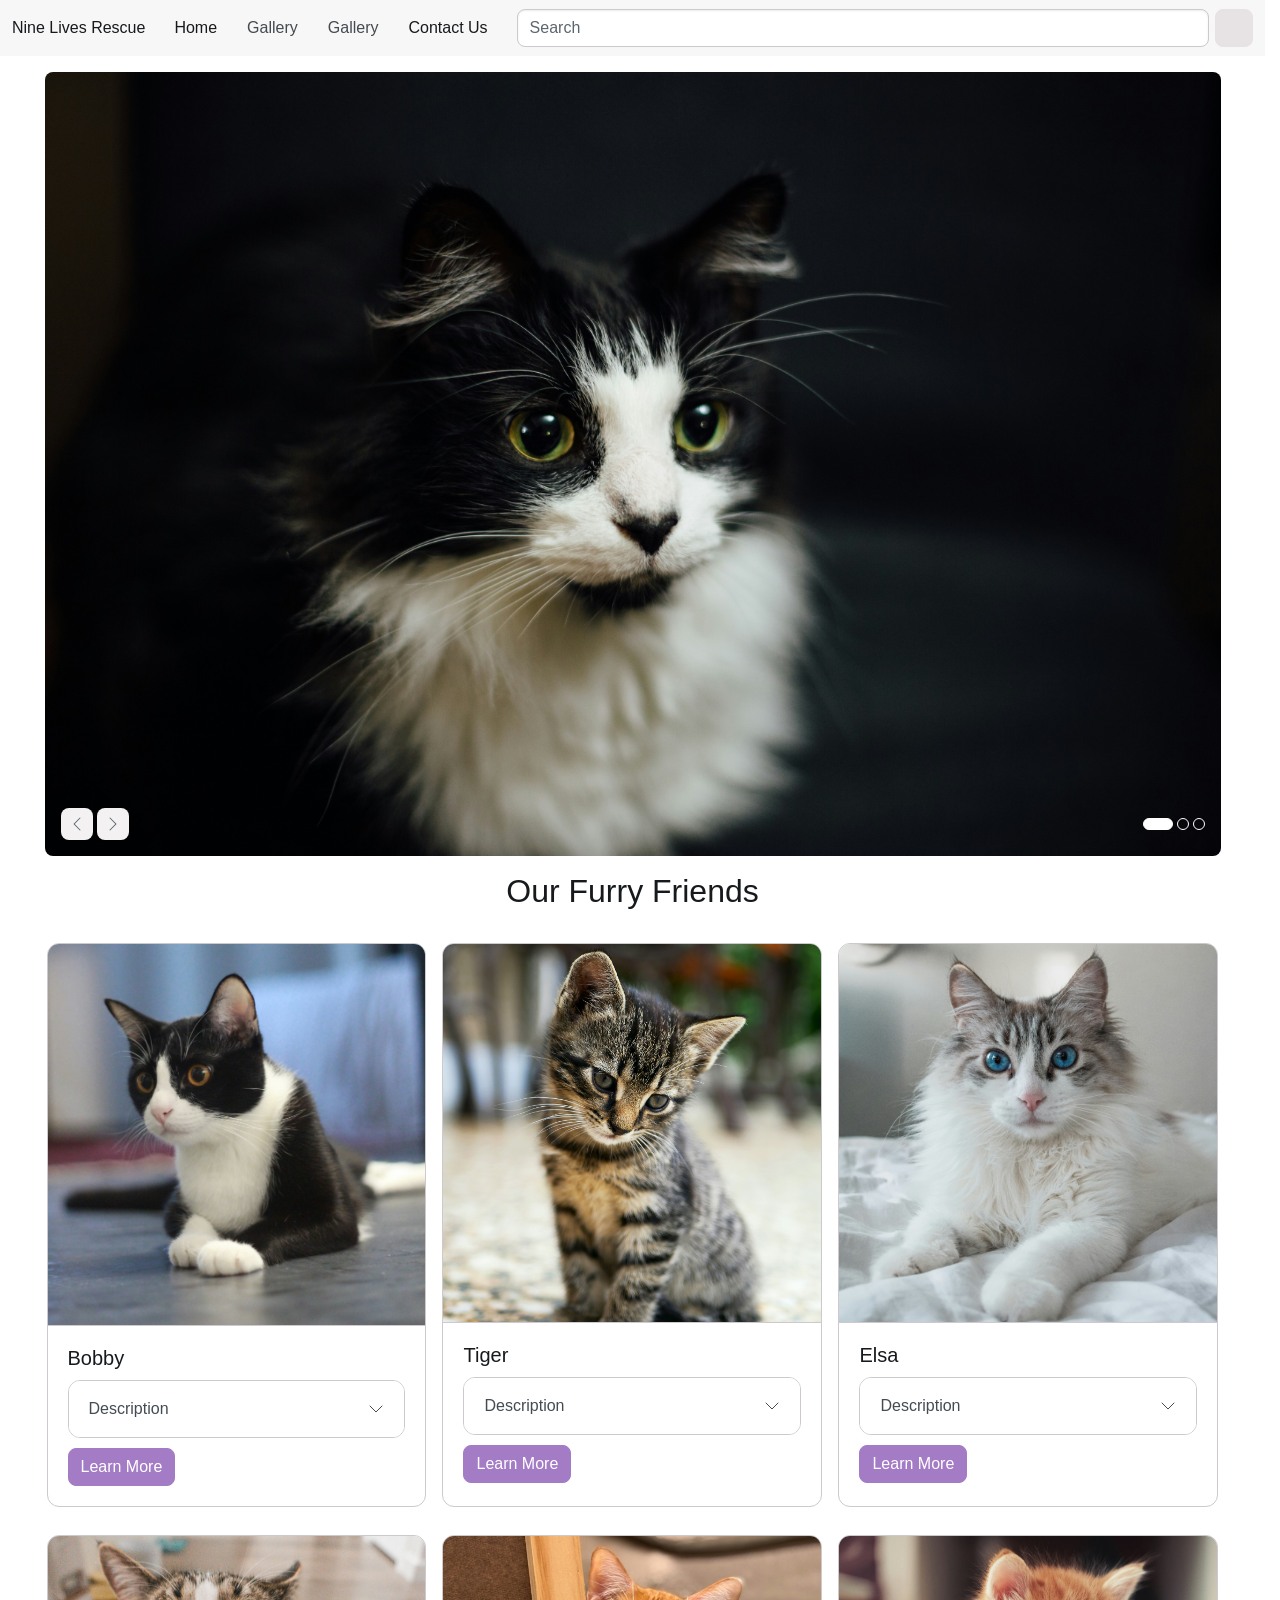
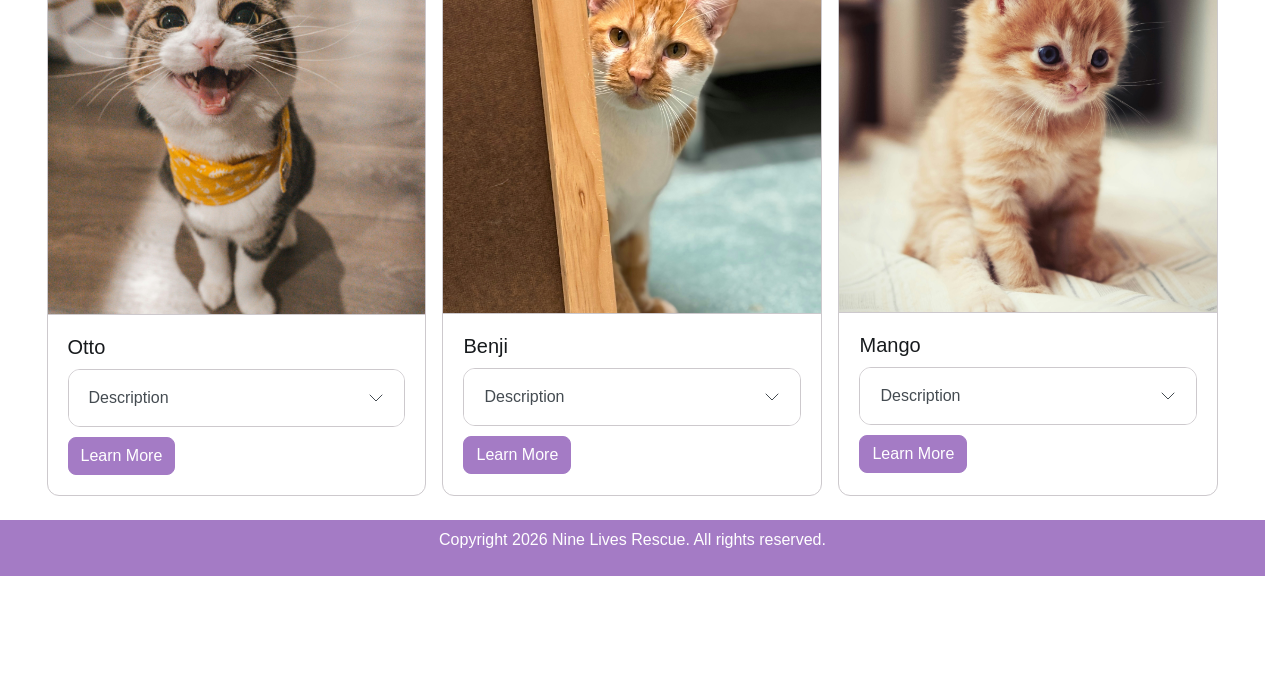
<file: index.html>
<!DOCTYPE html>
<html lang="en">
<head>
    <meta charset="UTF-8">
    <meta name="viewport" content="width=device-width, initial-scale=1.0">
    <title>Nine Lives Rescue</title>
    <link rel="stylesheet" href="css/bootstrap.min.css">
    <link rel="stylesheet" href="css/style.css">
    <script type="module" src="js/bootstrap.bundle.min.js"></script>
</head>

<body>
    <nav class="navbar md:navbar-expand bg-1">
  <div class="container-fluid">
    <a class="navbar-brand" href="#">Nine Lives Rescue</a>
    <button class="btn-icon navbar-toggler" type="button" data-bs-toggle="drawer" data-bs-target="#navbarDrawer" aria-controls="navbarDrawer" aria-expanded="false" aria-label="Toggle navigation">
      <span class="navbar-toggler-icon" aria-hidden="true"></span>
    </button>
    <dialog class="drawer drawer-end" tabindex="-1" id="navbarDrawer" aria-labelledby="navbarDrawerLabel">
      <div class="drawer-header">
        <h5 class="drawer-title" id="navbarDrawerLabel">Menu</h5>
        <button type="button" class="btn-close" data-bs-dismiss="drawer" aria-label="Close"></button>
      </div>
      <div class="drawer-body mb-2 md:mb-0">
        <ul class="nav navbar-nav me-auto">
          <li class="nav-item">
            <a class="nav-link active" aria-current="page" href="index.html">Home</a>
          </li>
          <li class="nav-item">
            <a class="nav-link" href="#">Gallery</a>
          </li>
          <li class="nav-item">
            <a class="nav-link" href="#">Gallery</a>
          </li>
          <li class="nav-item">
            <a class="nav-link active" href="contact.html">Contact Us</a>
          </li>
        </ul>
        <form class="hstack gap-2" role="search">
          <input class="form-control" type="search" placeholder="Search" aria-label="Search"/>
          <button class="btn-solid btn-icon theme-secondary" type="submit">
            <svg class="bi" width="16" height="16"><use href="#search" /></svg>
          </button>
        </form>
      </div>
    </dialog>
  </div>
</nav>

<main>

<div class="container mt-5">
  <div id="heroCarousel" class="carousel carousel-overlay slide">
  <div class="carousel-inner rounded-5">
    <div class="carousel-item active">
      <img src="images/image1.jpg" class="d-block w-100" alt="Black and white cat">
    </div>
    <div class="carousel-item">
      <img src="images/image2.jpg" class="d-block w-100" alt="Brown tabby cat">
    </div>
    <div class="carousel-item">
      <img src="images/image3.jpg" class="d-block w-100" alt="Sleeping orange tabby cat">
    </div>
  </div>
  <div class="carousel-overlay-controls">
    <div>
      <button class="btn-icon btn-sm btn-subtle theme-secondary" type="button" data-bs-target="#heroCarousel" data-bs-slide="prev">
        <span class="carousel-icon-prev" aria-hidden="true"></span>
        <span class="visually-hidden">Previous</span>
      </button>
      <button class="btn-icon btn-sm btn-subtle theme-secondary" type="button" data-bs-target="#heroCarousel" data-bs-slide="next">
        <span class="carousel-icon-next" aria-hidden="true"></span>
        <span class="visually-hidden">Next</span>
      </button>
    </div>
    <div class="carousel-indicators">
      <button type="button" data-bs-target="#heroCarousel" data-bs-slide-to="0" class="active" aria-current="true" aria-label="Slide 1"></button>
      <button type="button" data-bs-target="#heroCarousel" data-bs-slide-to="1" aria-label="Slide 2"></button>
      <button type="button" data-bs-target="#heroCarousel" data-bs-slide-to="2" aria-label="Slide 3"></button>
    </div>
  </div>
</div>
</div>

<h2 class="p-5 text-center">Our Furry Friends</h2>

<div class="container mt-3">

    <div class="row g-4">

        <div class="col-12 md:col-6 lg:col-4 p-3">
            <section class="card h-100" style="max-width: 100%">
            <img src="images/card1.jpg" class="card-img-top" alt="Black and white cat">
            <div class="card-body">
                <h4 class="card-title">Bobby</h4>
                <div class="accordion">
                <details class="accordion-item" name="accordionExample" closed>
                  <summary class="accordion-header">
                    Description
                    <svg class="accordion-icon" xmlns="http://www.w3.org/2000/svg" viewBox="0 0 16 16" fill="none" stroke="currentColor" stroke-linecap="round" stroke-linejoin="round"><path d="m2 5 6 6 6-6"/></svg>
                  </summary>
                  <div class="accordion-body">
                    <strong><p class="card-text">A black-and-white tuxedo cat with golden eyes and a curious, observant, and independent personality.</p></strong>
                </details>
              </div>
                  <button type="button" class="btn-solid theme-primary" data-bs-toggle="dialog" data-bs-target="#dialog1">
                Learn More
              </button>

              <dialog class="dialog" id="dialog1">
                <div class="dialog-header">
                  <h1 class="dialog-title">Bobby's Info</h1>
                  <button type="button" class="btn-close" data-bs-dismiss="dialog" aria-label="Close"></button>
                </div>
                <div class="dialog-body">
                  <p>Bobby is a 10-year-old tuxedo cat looking for a loving home. He is a gentle and affectionate companion who enjoys playing and cuddling. He is very curious, friendly, and loves meeting new people. Even though he is older, he will have no problem adapting to a new environment.</p>
                </div>
                <div class="dialog-footer">
                  <button type="button" class="btn-solid theme-primary">Adoption Form</button>
                </div>
              </dialog>
                </div>
              </section>
              </div>
                      <div class="col-12 md:col-6 lg:col-4 p-3">
                        <section class="card h-100" style="max-width: 100%">
                          <img src="images/card2.jpg" class="card-img-top" alt="Brown and black tabby kitten">
                          <div class="card-body">
                              <h4 class="card-title">Tiger</h4>
                              <div class="accordion">
                <details class="accordion-item" name="accordionExample" closed>
                  <summary class="accordion-header">
                    Description
                    <svg class="accordion-icon" xmlns="http://www.w3.org/2000/svg" viewBox="0 0 16 16" fill="none" stroke="currentColor" stroke-linecap="round" stroke-linejoin="round"><path d="m2 5 6 6 6-6"/></svg>
                  </summary>
                  <div class="accordion-body">
                    <strong><p class="card-text">A baby brown-and-black tabby with striking stripes, big curious eyes, and a gentle, slightly shy personality.</p></strong>
                </details>
              </div>
                  <button type="button" class="btn-solid theme-primary" data-bs-toggle="dialog" data-bs-target="#dialog2">
                Learn More
              </button>

              <dialog class="dialog" id="dialog2">
                <div class="dialog-header">
                  <h1 class="dialog-title">Tiger's Info</h1>
                  <button type="button" class="btn-close" data-bs-dismiss="dialog" aria-label="Close"></button>
                </div>
                <div class="dialog-body">
                  <p>Tiger is a 3-month-old tabby kitten with a beautiful brown and black stripey coat. He is very playful and loves to explore his surroundings. He loves to play with the other kittens and children that visit the shelter.</p>
                </div>
                <div class="dialog-footer">
                  <button type="button" class="btn-solid theme-primary">Adoption Form</button>
                </div>
              </dialog>
             </div>
            </section>
        </div>

        <div class="col-12 md:col-6 lg:col-4 p-3"> 
          <section class="card h-100" style="max-width: 100%">
            <img src="images/card3.jpg" class="card-img-top" alt="Fluffy grey-and-white cat">
            <div class="card-body">
                <h4 class="card-title">Elsa</h4>
                <div class="accordion">
                <details class="accordion-item" name="accordionExample" closed>
                  <summary class="accordion-header">
                    Description
                    <svg class="accordion-icon" xmlns="http://www.w3.org/2000/svg" viewBox="0 0 16 16" fill="none" stroke="currentColor" stroke-linecap="round" stroke-linejoin="round"><path d="m2 5 6 6 6-6"/></svg>
                  </summary>
                  <div class="accordion-body">
                    <strong><p class="card-text">A fluffy grey-and-white cat with brilliant blue eyes and a calm, affectionate, and gentle personality.</p></strong>
                </details>
              </div>
                  <button type="button" class="btn-solid theme-primary" data-bs-toggle="dialog" data-bs-target="#dialog3">
                Learn More
              </button>

              <dialog class="dialog" id="dialog3">
                <div class="dialog-header">
                  <h1 class="dialog-title">Elsa's Info</h1>
                  <button type="button" class="btn-close" data-bs-dismiss="dialog" aria-label="Close"></button>
                </div>
                <div class="dialog-body">
                  <p>Elsa is 2-year-old grey-and-white Ragdoll cat with brilliant blue eyes and a calming, serene, friendly personality. She is a wonderful companion who loves to play and cuddle.</p>
                </div>
                <div class="dialog-footer">
                  <button type="button" class="btn-solid theme-primary">Adoption Form</button>
                </div>
              </dialog>
                </div>
              </section>
              </div>

              <div class="col-12 md:col-6 lg:col-4 p-3">
                  <section class="card h-100" style="max-width: 100%">
                    <img src="images/card4.jpg" class="card-img-top" alt="Brown-and-white tabby cat">
                      <div class="card-body">
                              <h4 class="card-title">Otto</h4>
                              <div class="accordion">
                <details class="accordion-item" name="accordionExample" closed>
                  <summary class="accordion-header">
                    Description
                    <svg class="accordion-icon" xmlns="http://www.w3.org/2000/svg" viewBox="0 0 16 16" fill="none" stroke="currentColor" stroke-linecap="round" stroke-linejoin="round"><path d="m2 5 6 6 6-6"/></svg>
                  </summary>
                  <div class="accordion-body">
                    <strong><p class="card-text">A playful brown-and-white tabby with expressive eyes and a big personality, known for being vocal, energetic, and attention-loving.</p></strong>
                </details>
              </div>
                  <button type="button" class="btn-solid theme-primary" data-bs-toggle="dialog" data-bs-target="#dialog4">
                Learn More
              </button>

              <dialog class="dialog" id="dialog4">
                <div class="dialog-header">
                  <h1 class="dialog-title">Otto's Info</h1>
                  <button type="button" class="btn-close" data-bs-dismiss="dialog" aria-label="Close"></button>
                </div>
                <div class="dialog-body">
                  <p>Otto is a 1-year-old tabby cat with a white belly and hazel eyes. He is very outgoing, vocal, and social amongst humans. He loves visitors and would love to be a part of a big, loving family.</p>
                </div>
                <div class="dialog-footer">
                  <button type="button" class="btn-solid theme-primary">Adoption Form</button>
                </div>
              </dialog>
             </div>
            </section>
          </div>

        <div class="col-12 md:col-6 lg:col-4 p-3">
          <section class="card h-100" style="max-width: 100%">
                    <img src="images/card5.jpg" class="card-img-top" alt="Orange-and-white cat">
                      <div class="card-body">
                              <h4 class="card-title">Benji</h4>
                              <div class="accordion">
                <details class="accordion-item" name="accordionExample" closed>
                  <summary class="accordion-header">
                    Description
                    <svg class="accordion-icon" xmlns="http://www.w3.org/2000/svg" viewBox="0 0 16 16" fill="none" stroke="currentColor" stroke-linecap="round" stroke-linejoin="round"><path d="m2 5 6 6 6-6"/></svg>
                  </summary>
                  <div class="accordion-body">
                    <strong><p class="card-text">An orange-and-white cat with warm amber eyes and a shy but curious nature.</p></strong>
                </details>
              </div>
                  <button type="button" class="btn-solid theme-primary" data-bs-toggle="dialog" data-bs-target="#dialog5">
                Learn More
              </button>

              <dialog class="dialog" id="dialog5">
                <div class="dialog-header">
                  <h1 class="dialog-title">Benji's Info</h1>
                  <button type="button" class="btn-close" data-bs-dismiss="dialog" aria-label="Close"></button>
                </div>
                <div class="dialog-body">
                  <p>Benji is a 2-year-old orange-and-white cat with warm amber eyes and a shy but curious nature. He loves to watch birds from his favourite windowsill. He will take a while to warm up, but once he is comfortable, he will be a wonderful addition to your family.</p>
                </div>
                <div class="dialog-footer">
                  <button type="button" class="btn-solid theme-primary">Adoption Form</button>
                </div>
              </dialog>
             </div>
            </section>
        </div>
        <div class="col-12 md:col-6 lg:col-4 p-3">
          <section class="card h-100" style="max-width: 100%">
                    <img src="images/card6.jpg" class="card-img-top" alt="Orange-and-white tabby kitten">
                      <div class="card-body">
                              <h4 class="card-title">Mango</h4>
                              <div class="accordion">
                <details class="accordion-item" name="accordionExample" closed>
                  <summary class="accordion-header">
                    Description
                    <svg class="accordion-icon" xmlns="http://www.w3.org/2000/svg" viewBox="0 0 16 16" fill="none" stroke="currentColor" stroke-linecap="round" stroke-linejoin="round"><path d="m2 5 6 6 6-6"/></svg>
                  </summary>
                  <div class="accordion-body">
                    <strong><p class="card-text">Named after the delicious fruit, Mango is a sweet, snuggly orange tabby kitten.</p></strong>
                </details>
              </div>
                  <button type="button" class="btn-solid theme-primary" data-bs-toggle="dialog" data-bs-target="#dialog6">
                Learn More
              </button>

              <dialog class="dialog" id="dialog6">
                <div class="dialog-header">
                  <h1 class="dialog-title">Mango's Info</h1>
                  <button type="button" class="btn-close" data-bs-dismiss="dialog" aria-label="Close"></button>
                </div>
                <div class="dialog-body">
                  <p>Mango is a snuggly and quiet 2-month-old tabby kitten who loves to explore and play with toys. She has a soft, fluffy coat and bright blue eyes. Mango gets along well with her siblings, however she likes keeping to herself. She would make a great addition to a small, loving family.</p>
                </div>
                <div class="dialog-footer">
                  <button type="button" class="btn-solid theme-primary">Adoption Form</button>
                </div>
              </dialog>
             </div>
            </section>
        </div>
    </div>
</div>
</main>
<footer class="bg-primary text-center p-3 mt-5">
  <p>Copyright 2026 Nine Lives Rescue. All rights reserved.</p>
</footer>

</body>
</html>
</file>
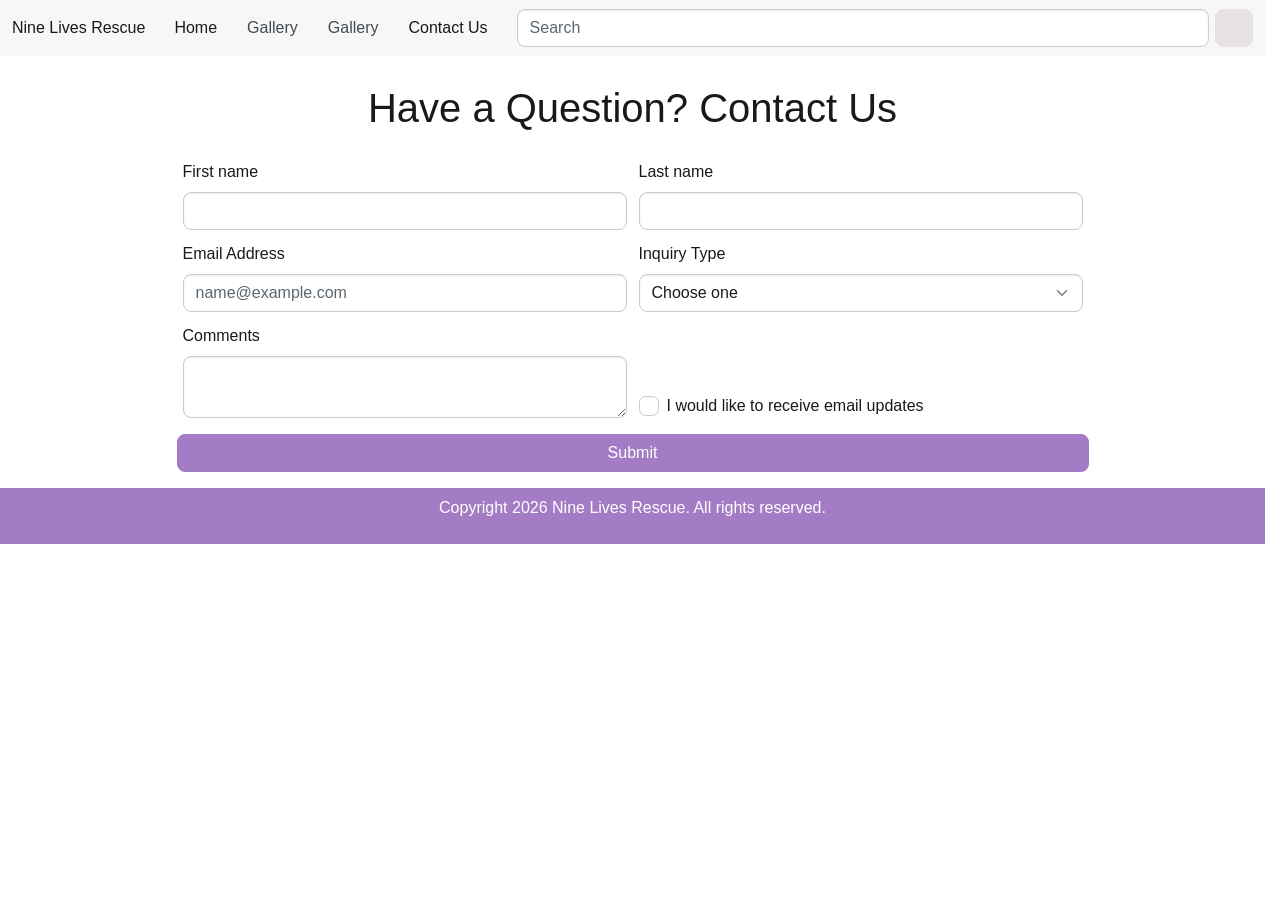
<file: contact.html>
<!DOCTYPE html>
<html lang="en">
<head>
    <meta charset="UTF-8">
    <meta name="viewport" content="width=device-width, initial-scale=1.0">
    <title>Contact Us</title>
    <link rel="stylesheet" href="css/bootstrap.min.css">
    <link rel="stylesheet" href="css/style.css">
    <script type="module" src="js/bootstrap.bundle.min.js"></script>
</head>

<body>

    <nav class="navbar md:navbar-expand bg-1">
  <div class="container-fluid">
    <a class="navbar-brand" href="#">Nine Lives Rescue</a>
    <button class="btn-icon navbar-toggler" type="button" data-bs-toggle="drawer" data-bs-target="#navbarDrawer" aria-controls="navbarDrawer" aria-expanded="false" aria-label="Toggle navigation">
      <span class="navbar-toggler-icon" aria-hidden="true"></span>
    </button>
    <dialog class="drawer drawer-end" tabindex="-1" id="navbarDrawer" aria-labelledby="navbarDrawerLabel">
      <div class="drawer-header">
        <h5 class="drawer-title" id="navbarDrawerLabel">Menu</h5>
        <button type="button" class="btn-close" data-bs-dismiss="drawer" aria-label="Close"></button>
      </div>
      <div class="drawer-body mb-2 md:mb-0">
        <ul class="nav navbar-nav me-auto">
          <li class="nav-item">
            <a class="nav-link active" aria-current="page" href="index.html">Home</a>
          </li>
          <li class="nav-item">
            <a class="nav-link" href="#">Gallery</a>
          </li>
          <li class="nav-item">
            <a class="nav-link" href="#">Gallery</a>
          </li>
          <li class="nav-item">
            <a class="nav-link active" href="contact.html">Contact Us</a>
          </li>
        </ul>
        <form class="hstack gap-2" role="search">
          <input class="form-control" type="search" placeholder="Search" aria-label="Search"/>
          <button class="btn-solid btn-icon theme-secondary" type="submit">
            <svg class="bi" width="16" height="16"><use href="#search" /></svg>
          </button>
        </form>
      </div>
    </dialog>
  </div>
</nav>

<main>
<h1 class="text-center m-8">Have a Question? Contact Us</h1>

<div class="container mt-3">
<form style="max-width: 900px" class="mx-auto">
    <div class="row g-4">
        <div class="md:col-6">
        <div class="form-field">
        <label for="firstName" class="form-label">First name</label>
        <input type="text" class="form-control" id="firstName">
    </div>
    </div>
        <div class="md:col-6">
        <div class="form-field">
        <label for="lastName" class="form-label">Last name</label>
        <input type="text" class="form-control" id="lastName">
    </div>
    </div>
    <div class="md:col-6">
        <div class="form-field">
        <label for="emailAddress" class="form-label">Email Address</label>
        <input type="email" class="form-control" id="emailAddress" placeholder="name@example.com">
    </div>
    </div>
    <div class="md:col-6">
        <div class="form-field">
            <label for="inquiryForm" class="form-label">Inquiry Type</label>
            <select class="form-control" id="inquiryForm">
                <option>Choose one</option>
                <option value="1">Adoption</option>
                <option value="2">Volunteering</option>
                <option value="3">Donation</option>
            </select>
    </div>
    </div>
    <div class="md:col-6">
    <div class="form-field">
        <label for="textArea" class="form-label">Comments</label>
        <textarea class="form-control" id="textArea"></textarea>
    </div>
    </div>   
    <div class="md:col-6 mt-auto">
    <div class="form-field">
        <div class="form-field">
        <input type="checkbox" id="checkLabel" class="check" />
        <label for="checkLabel">I would like to receive email updates</label>
    </div>
    </div>
</div>
    <button class="btn-solid theme-primary mt-5">Submit</button>
</form>
</div>
</main>

<footer class="bg-primary text-center p-3 mt-5">
  <p>Copyright 2026 Nine Lives Rescue. All rights reserved.</p>
</footer>

</body>
</file>
<file: css/style.css>
:root {
--bs-primary-bg: #a47bc5;
--bs-primary-fg: #a47bc5;
--bs-primary-fg-emphasis: #6b447a;
--bs-primary-border: #a47bc5;
--bs-primary-focus-ring: #a47bc5;
--bs-primary-contrast: #ffffff;
}
.btn-solid.theme-primary {
--bs-theme-bg: #a47bc5;
--bs-theme-border: #a47bc5;
--bs-theme-contrast: #ffffff;
}
footer{
    color:#ffffff;
}
</file>
